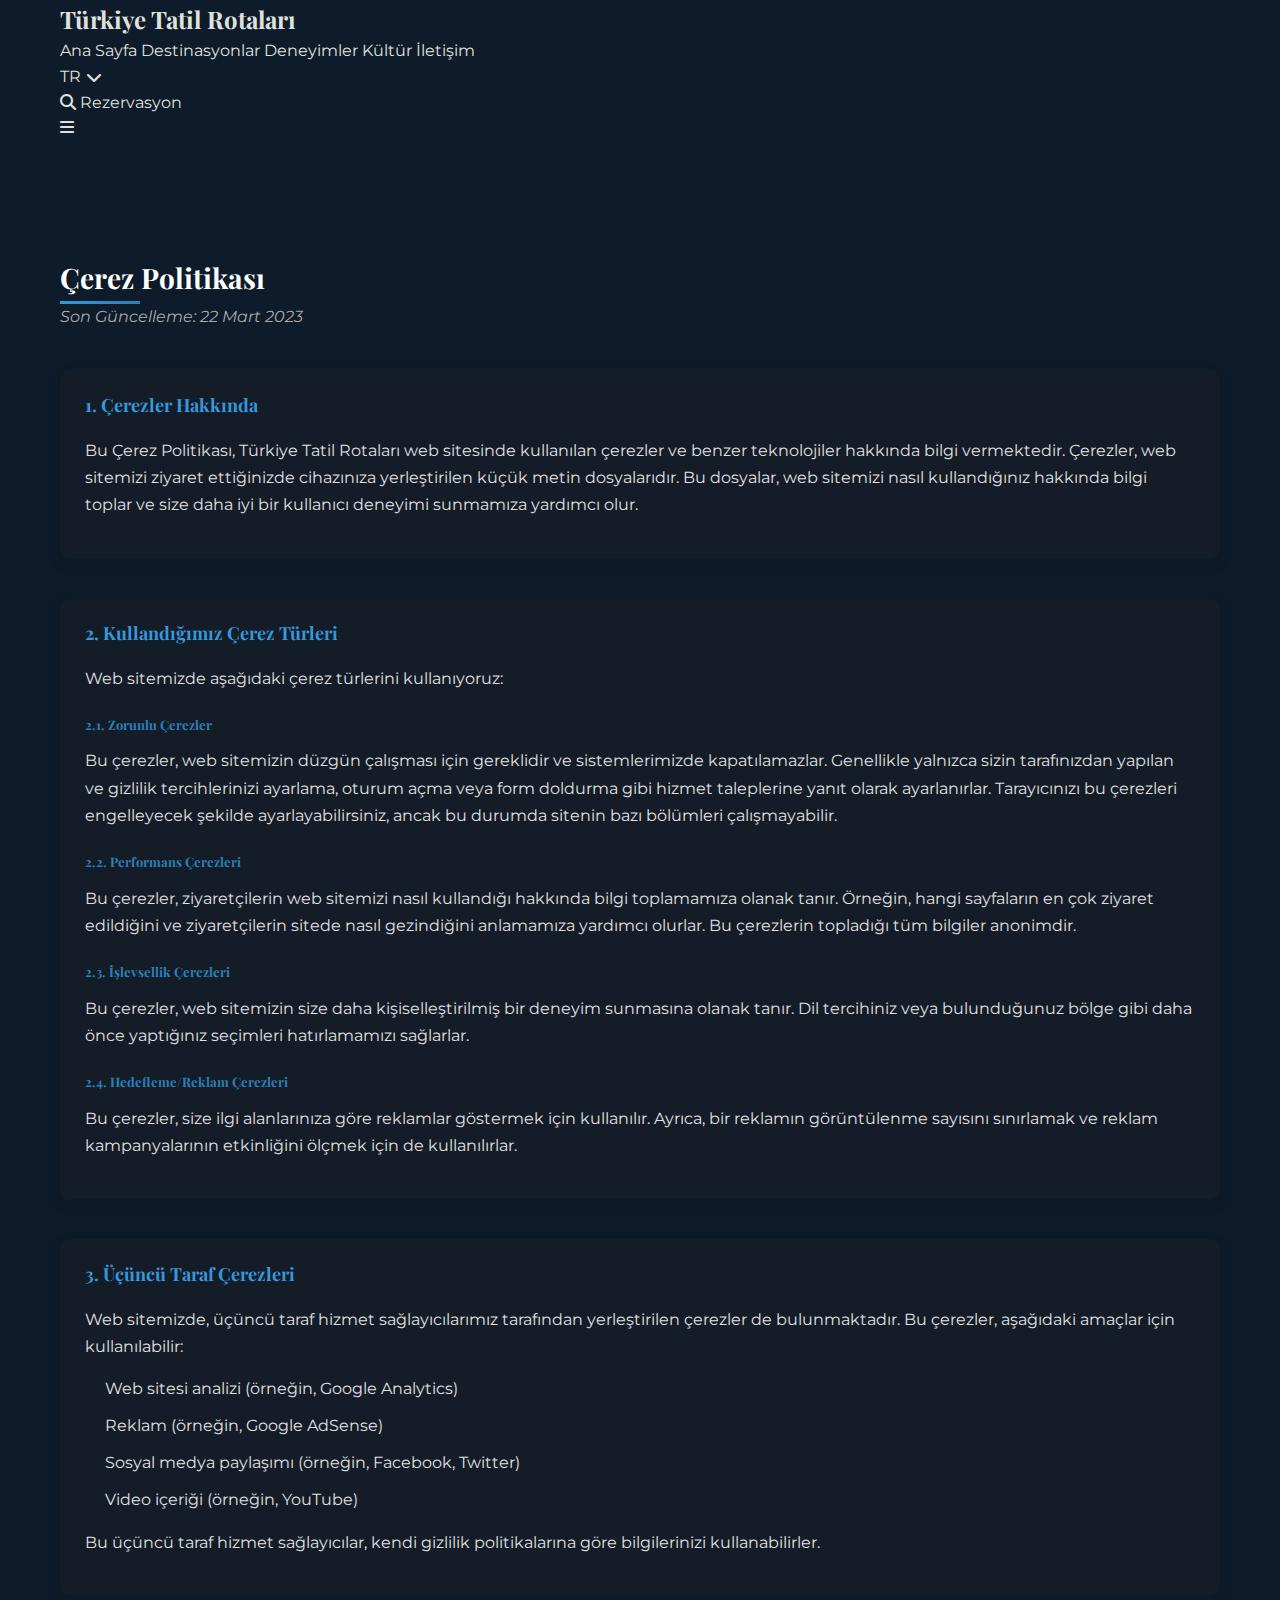
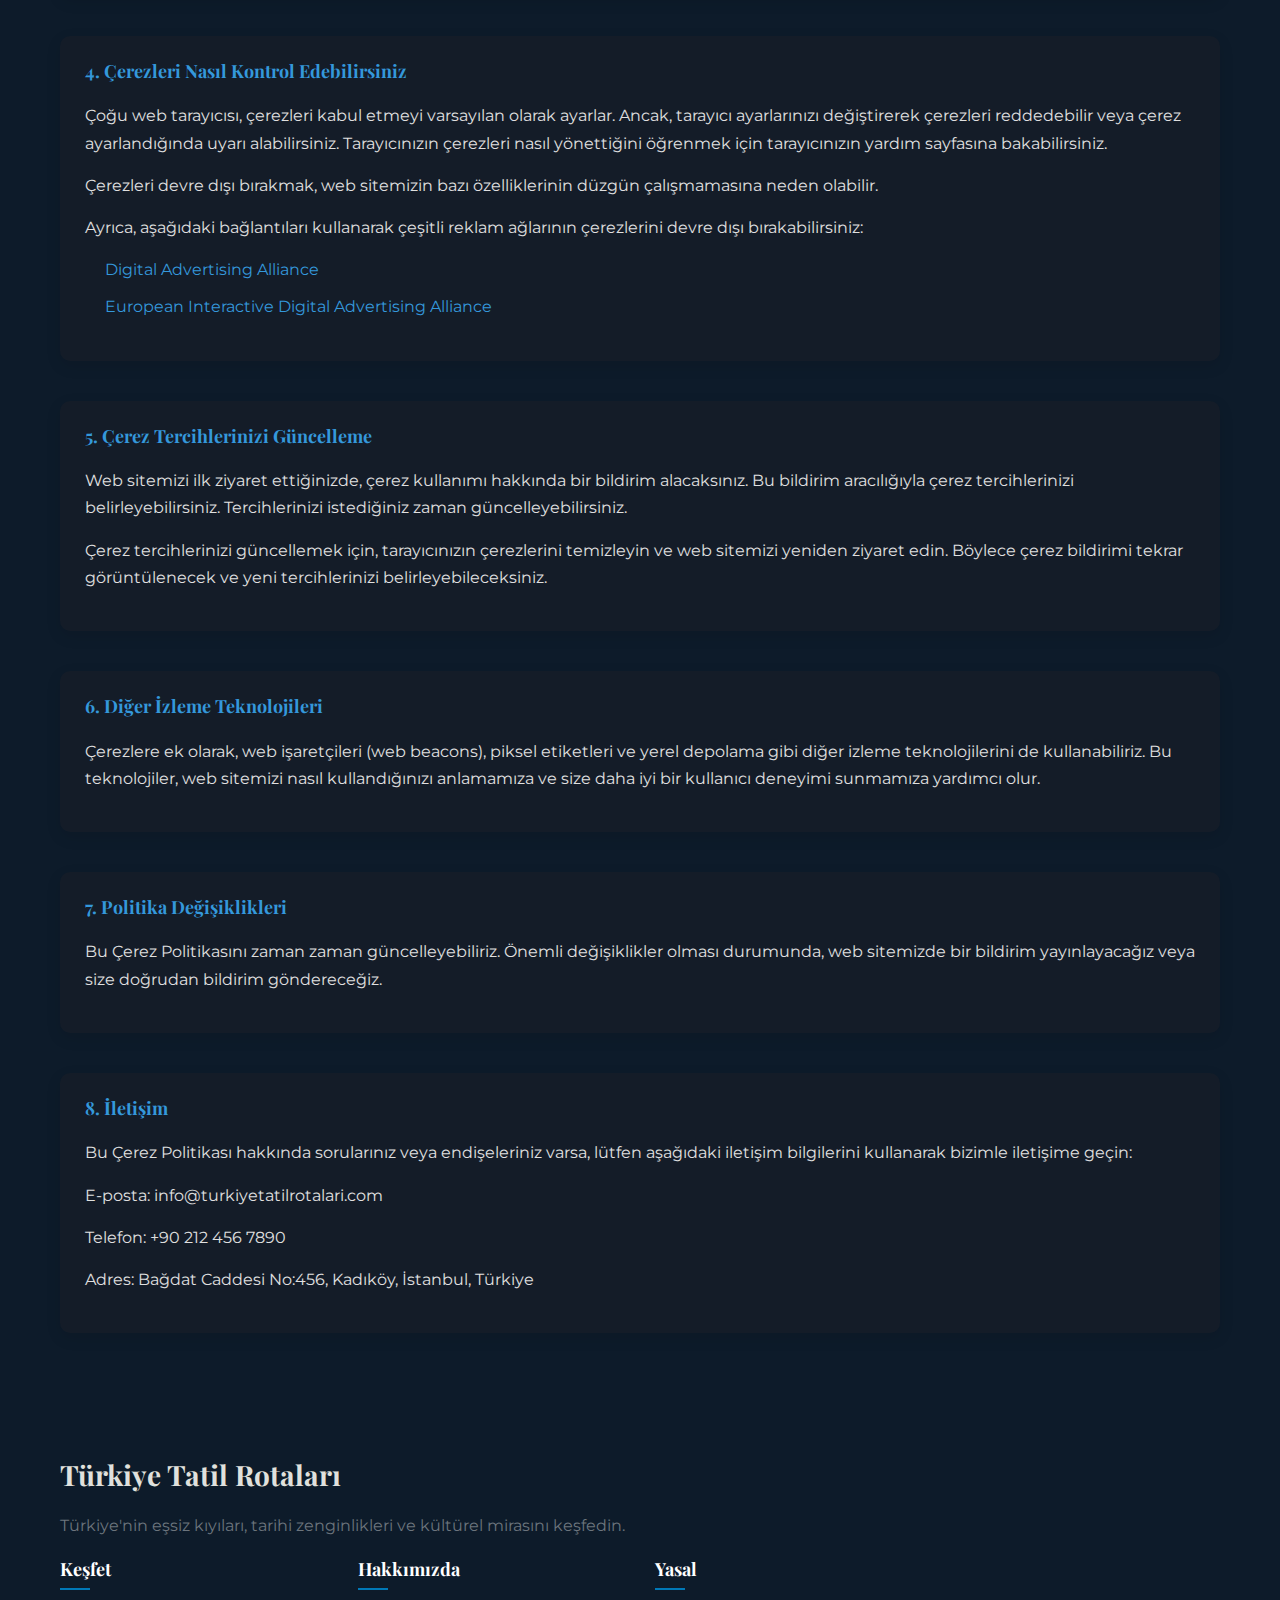
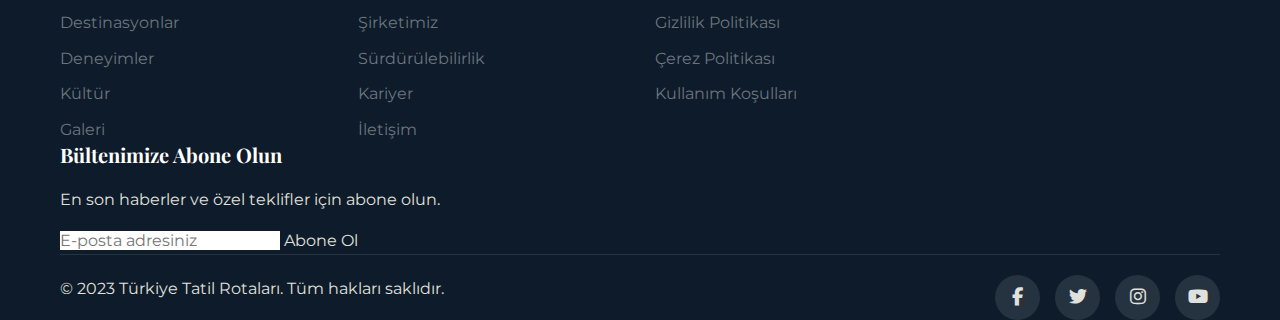
<file: cerez-politikasi.html>
<!DOCTYPE html>
<html lang="tr">
<head>
    <meta charset="UTF-8">
    <meta name="viewport" content="width=device-width, initial-scale=1.0">
    <title>Çerez Politikası | Türkiye Tatil Rotaları</title>
    <meta name="description" content="Türkiye Tatil Rotaları çerez politikası. Web sitemizde kullanılan çerezler ve bunların nasıl yönetileceği hakkında bilgi edinin.">
    <link rel="stylesheet" href="css/style.css">
    <link rel="stylesheet" href="css/policy.css">
    <link rel="stylesheet" href="https://cdnjs.cloudflare.com/ajax/libs/font-awesome/6.4.0/css/all.min.css">
    <link rel="preconnect" href="https://fonts.googleapis.com">
    <link rel="preconnect" href="https://fonts.gstatic.com" crossorigin>
    <link href="https://fonts.googleapis.com/css2?family=Montserrat:wght@300;400;500;600;700&family=Playfair+Display:wght@400;500;600;700&display=swap" rel="stylesheet">
</head>
<body>
    <header>
        <div class="container">
            <nav>
                <div class="logo">
                    <a href="index.html">
                        <span>Türkiye</span> Tatil Rotaları
                    </a>
                </div>
                <div class="nav-links">
                    <a href="index.html">Ana Sayfa</a>
                    <a href="#destinations">Destinasyonlar</a>
                    <a href="#experiences">Deneyimler</a>
                    <a href="#culture">Kültür</a>
                    <a href="#contact">İletişim</a>
                </div>
                <div class="nav-right">
                    <a href="#" class="language-selector">TR <i class="fas fa-chevron-down"></i></a>
                    <a href="#" class="search-btn"><i class="fas fa-search"></i></a>
                    <a href="#" class="cta-button">Rezervasyon</a>
                </div>
                <div class="mobile-menu-btn">
                    <i class="fas fa-bars"></i>
                </div>
            </nav>
        </div>
    </header>

    <main class="policy-container">
        <div class="container">
            <h1>Çerez Politikası</h1>
            <p class="last-updated">Son Güncelleme: 22 Mart 2023</p>

            <section class="policy-section">
                <h2>1. Çerezler Hakkında</h2>
                <p>Bu Çerez Politikası, Türkiye Tatil Rotaları web sitesinde kullanılan çerezler ve benzer teknolojiler hakkında bilgi vermektedir. Çerezler, web sitemizi ziyaret ettiğinizde cihazınıza yerleştirilen küçük metin dosyalarıdır. Bu dosyalar, web sitemizi nasıl kullandığınız hakkında bilgi toplar ve size daha iyi bir kullanıcı deneyimi sunmamıza yardımcı olur.</p>
            </section>

            <section class="policy-section">
                <h2>2. Kullandığımız Çerez Türleri</h2>
                <p>Web sitemizde aşağıdaki çerez türlerini kullanıyoruz:</p>
                
                <h3>2.1. Zorunlu Çerezler</h3>
                <p>Bu çerezler, web sitemizin düzgün çalışması için gereklidir ve sistemlerimizde kapatılamazlar. Genellikle yalnızca sizin tarafınızdan yapılan ve gizlilik tercihlerinizi ayarlama, oturum açma veya form doldurma gibi hizmet taleplerine yanıt olarak ayarlanırlar. Tarayıcınızı bu çerezleri engelleyecek şekilde ayarlayabilirsiniz, ancak bu durumda sitenin bazı bölümleri çalışmayabilir.</p>
                
                <h3>2.2. Performans Çerezleri</h3>
                <p>Bu çerezler, ziyaretçilerin web sitemizi nasıl kullandığı hakkında bilgi toplamamıza olanak tanır. Örneğin, hangi sayfaların en çok ziyaret edildiğini ve ziyaretçilerin sitede nasıl gezindiğini anlamamıza yardımcı olurlar. Bu çerezlerin topladığı tüm bilgiler anonimdir.</p>
                
                <h3>2.3. İşlevsellik Çerezleri</h3>
                <p>Bu çerezler, web sitemizin size daha kişiselleştirilmiş bir deneyim sunmasına olanak tanır. Dil tercihiniz veya bulunduğunuz bölge gibi daha önce yaptığınız seçimleri hatırlamamızı sağlarlar.</p>
                
                <h3>2.4. Hedefleme/Reklam Çerezleri</h3>
                <p>Bu çerezler, size ilgi alanlarınıza göre reklamlar göstermek için kullanılır. Ayrıca, bir reklamın görüntülenme sayısını sınırlamak ve reklam kampanyalarının etkinliğini ölçmek için de kullanılırlar.</p>
            </section>

            <section class="policy-section">
                <h2>3. Üçüncü Taraf Çerezleri</h2>
                <p>Web sitemizde, üçüncü taraf hizmet sağlayıcılarımız tarafından yerleştirilen çerezler de bulunmaktadır. Bu çerezler, aşağıdaki amaçlar için kullanılabilir:</p>
                <ul>
                    <li>Web sitesi analizi (örneğin, Google Analytics)</li>
                    <li>Reklam (örneğin, Google AdSense)</li>
                    <li>Sosyal medya paylaşımı (örneğin, Facebook, Twitter)</li>
                    <li>Video içeriği (örneğin, YouTube)</li>
                </ul>
                <p>Bu üçüncü taraf hizmet sağlayıcılar, kendi gizlilik politikalarına göre bilgilerinizi kullanabilirler.</p>
            </section>

            <section class="policy-section">
                <h2>4. Çerezleri Nasıl Kontrol Edebilirsiniz</h2>
                <p>Çoğu web tarayıcısı, çerezleri kabul etmeyi varsayılan olarak ayarlar. Ancak, tarayıcı ayarlarınızı değiştirerek çerezleri reddedebilir veya çerez ayarlandığında uyarı alabilirsiniz. Tarayıcınızın çerezleri nasıl yönettiğini öğrenmek için tarayıcınızın yardım sayfasına bakabilirsiniz.</p>
                
                <p>Çerezleri devre dışı bırakmak, web sitemizin bazı özelliklerinin düzgün çalışmamasına neden olabilir.</p>
                
                <p>Ayrıca, aşağıdaki bağlantıları kullanarak çeşitli reklam ağlarının çerezlerini devre dışı bırakabilirsiniz:</p>
                <ul>
                    <li><a href="http://www.aboutads.info/choices/" target="_blank">Digital Advertising Alliance</a></li>
                    <li><a href="http://www.youronlinechoices.com/" target="_blank">European Interactive Digital Advertising Alliance</a></li>
                </ul>
            </section>

            <section class="policy-section">
                <h2>5. Çerez Tercihlerinizi Güncelleme</h2>
                <p>Web sitemizi ilk ziyaret ettiğinizde, çerez kullanımı hakkında bir bildirim alacaksınız. Bu bildirim aracılığıyla çerez tercihlerinizi belirleyebilirsiniz. Tercihlerinizi istediğiniz zaman güncelleyebilirsiniz.</p>
                
                <p>Çerez tercihlerinizi güncellemek için, tarayıcınızın çerezlerini temizleyin ve web sitemizi yeniden ziyaret edin. Böylece çerez bildirimi tekrar görüntülenecek ve yeni tercihlerinizi belirleyebileceksiniz.</p>
            </section>

            <section class="policy-section">
                <h2>6. Diğer İzleme Teknolojileri</h2>
                <p>Çerezlere ek olarak, web işaretçileri (web beacons), piksel etiketleri ve yerel depolama gibi diğer izleme teknolojilerini de kullanabiliriz. Bu teknolojiler, web sitemizi nasıl kullandığınızı anlamamıza ve size daha iyi bir kullanıcı deneyimi sunmamıza yardımcı olur.</p>
            </section>

            <section class="policy-section">
                <h2>7. Politika Değişiklikleri</h2>
                <p>Bu Çerez Politikasını zaman zaman güncelleyebiliriz. Önemli değişiklikler olması durumunda, web sitemizde bir bildirim yayınlayacağız veya size doğrudan bildirim göndereceğiz.</p>
            </section>

            <section class="policy-section">
                <h2>8. İletişim</h2>
                <p>Bu Çerez Politikası hakkında sorularınız veya endişeleriniz varsa, lütfen aşağıdaki iletişim bilgilerini kullanarak bizimle iletişime geçin:</p>
                <p>E-posta: info@turkiyetatilrotalari.com</p>
                <p>Telefon: +90 212 456 7890</p>
                <p>Adres: Bağdat Caddesi No:456, Kadıköy, İstanbul, Türkiye</p>
            </section>
        </div>
    </main>

    <footer>
        <div class="container">
            <div class="footer-top">
                <div class="footer-logo">
                    <a href="index.html">
                        <span>Türkiye</span> Tatil Rotaları
                    </a>
                    <p>Türkiye'nin eşsiz kıyıları, tarihi zenginlikleri ve kültürel mirasını keşfedin.</p>
                </div>
                <div class="footer-links">
                    <div class="footer-column">
                        <h4>Keşfet</h4>
                        <ul>
                            <li><a href="#destinations">Destinasyonlar</a></li>
                            <li><a href="#experiences">Deneyimler</a></li>
                            <li><a href="#culture">Kültür</a></li>
                            <li><a href="#gallery">Galeri</a></li>
                        </ul>
                    </div>
                    <div class="footer-column">
                        <h4>Hakkımızda</h4>
                        <ul>
                            <li><a href="#about">Şirketimiz</a></li>
                            <li><a href="#sustainability">Sürdürülebilirlik</a></li>
                            <li><a href="#careers">Kariyer</a></li>
                            <li><a href="#contact">İletişim</a></li>
                        </ul>
                    </div>
                    <div class="footer-column">
                        <h4>Yasal</h4>
                        <ul>
                            <li><a href="gizlilik-politikasi.html">Gizlilik Politikası</a></li>
                            <li><a href="cerez-politikasi.html" class="active">Çerez Politikası</a></li>
                            <li><a href="#">Kullanım Koşulları</a></li>
                        </ul>
                    </div>
                </div>
                <div class="footer-newsletter">
                    <h4>Bültenimize Abone Olun</h4>
                    <p>En son haberler ve özel teklifler için abone olun.</p>
                    <form>
                        <input type="email" placeholder="E-posta adresiniz">
                        <button type="submit">Abone Ol</button>
                    </form>
                </div>
            </div>
            <div class="footer-bottom">
                <p>&copy; 2023 Türkiye Tatil Rotaları. Tüm hakları saklıdır.</p>
                <div class="social-links">
                    <a href="#"><i class="fab fa-facebook-f"></i></a>
                    <a href="#"><i class="fab fa-twitter"></i></a>
                    <a href="#"><i class="fab fa-instagram"></i></a>
                    <a href="#"><i class="fab fa-youtube"></i></a>
                </div>
            </div>
        </div>
    </footer>

    <div id="cookie-consent" class="cookie-consent">
        <div class="cookie-content">
            <p>Bu web sitesi, size en iyi deneyimi sunmak için çerezleri kullanmaktadır. <a href="cerez-politikasi.html">Çerez Politikamız</a> hakkında daha fazla bilgi edinin.</p>
            <div class="cookie-buttons">
                <button id="accept-cookies" class="accept-btn">Kabul Et</button>
                <button id="reject-cookies" class="reject-btn">Reddet</button>
            </div>
        </div>
    </div>

    <script src="js/main.js"></script>
</body>
</html>
</file>
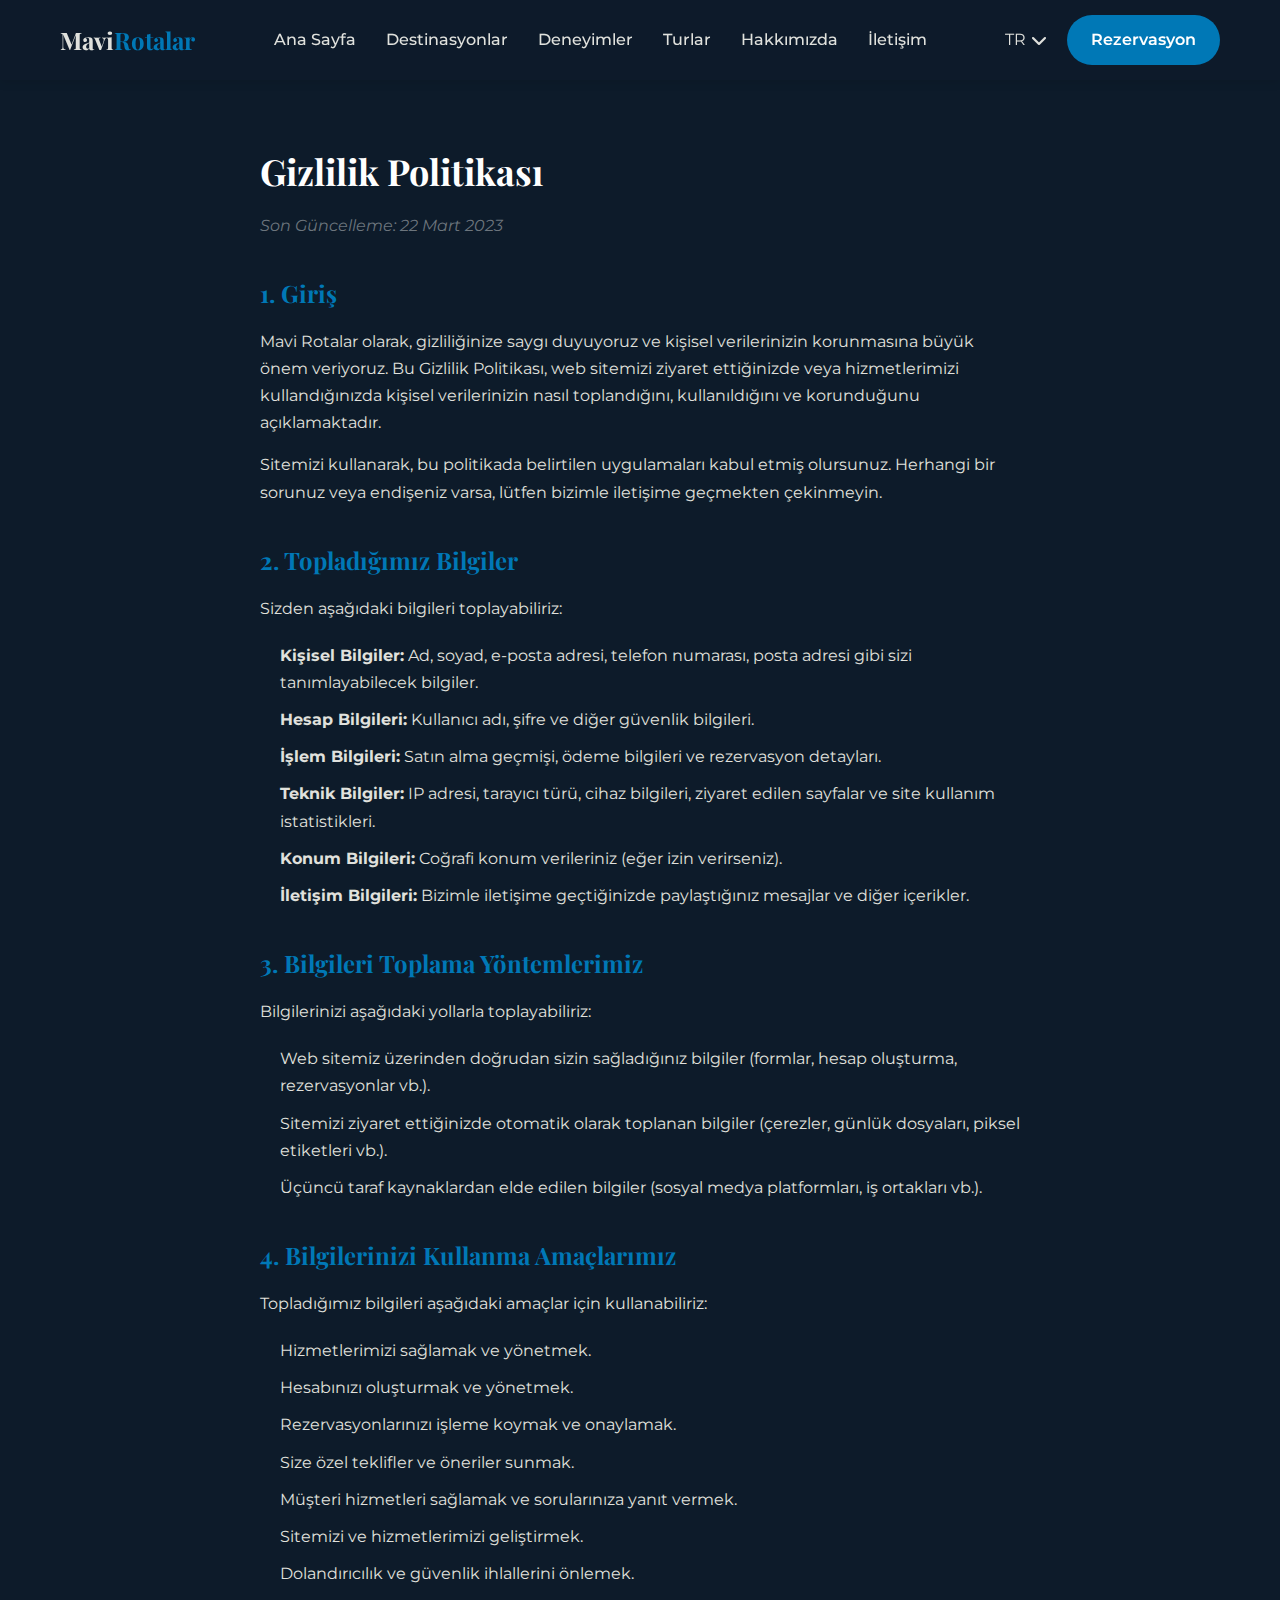
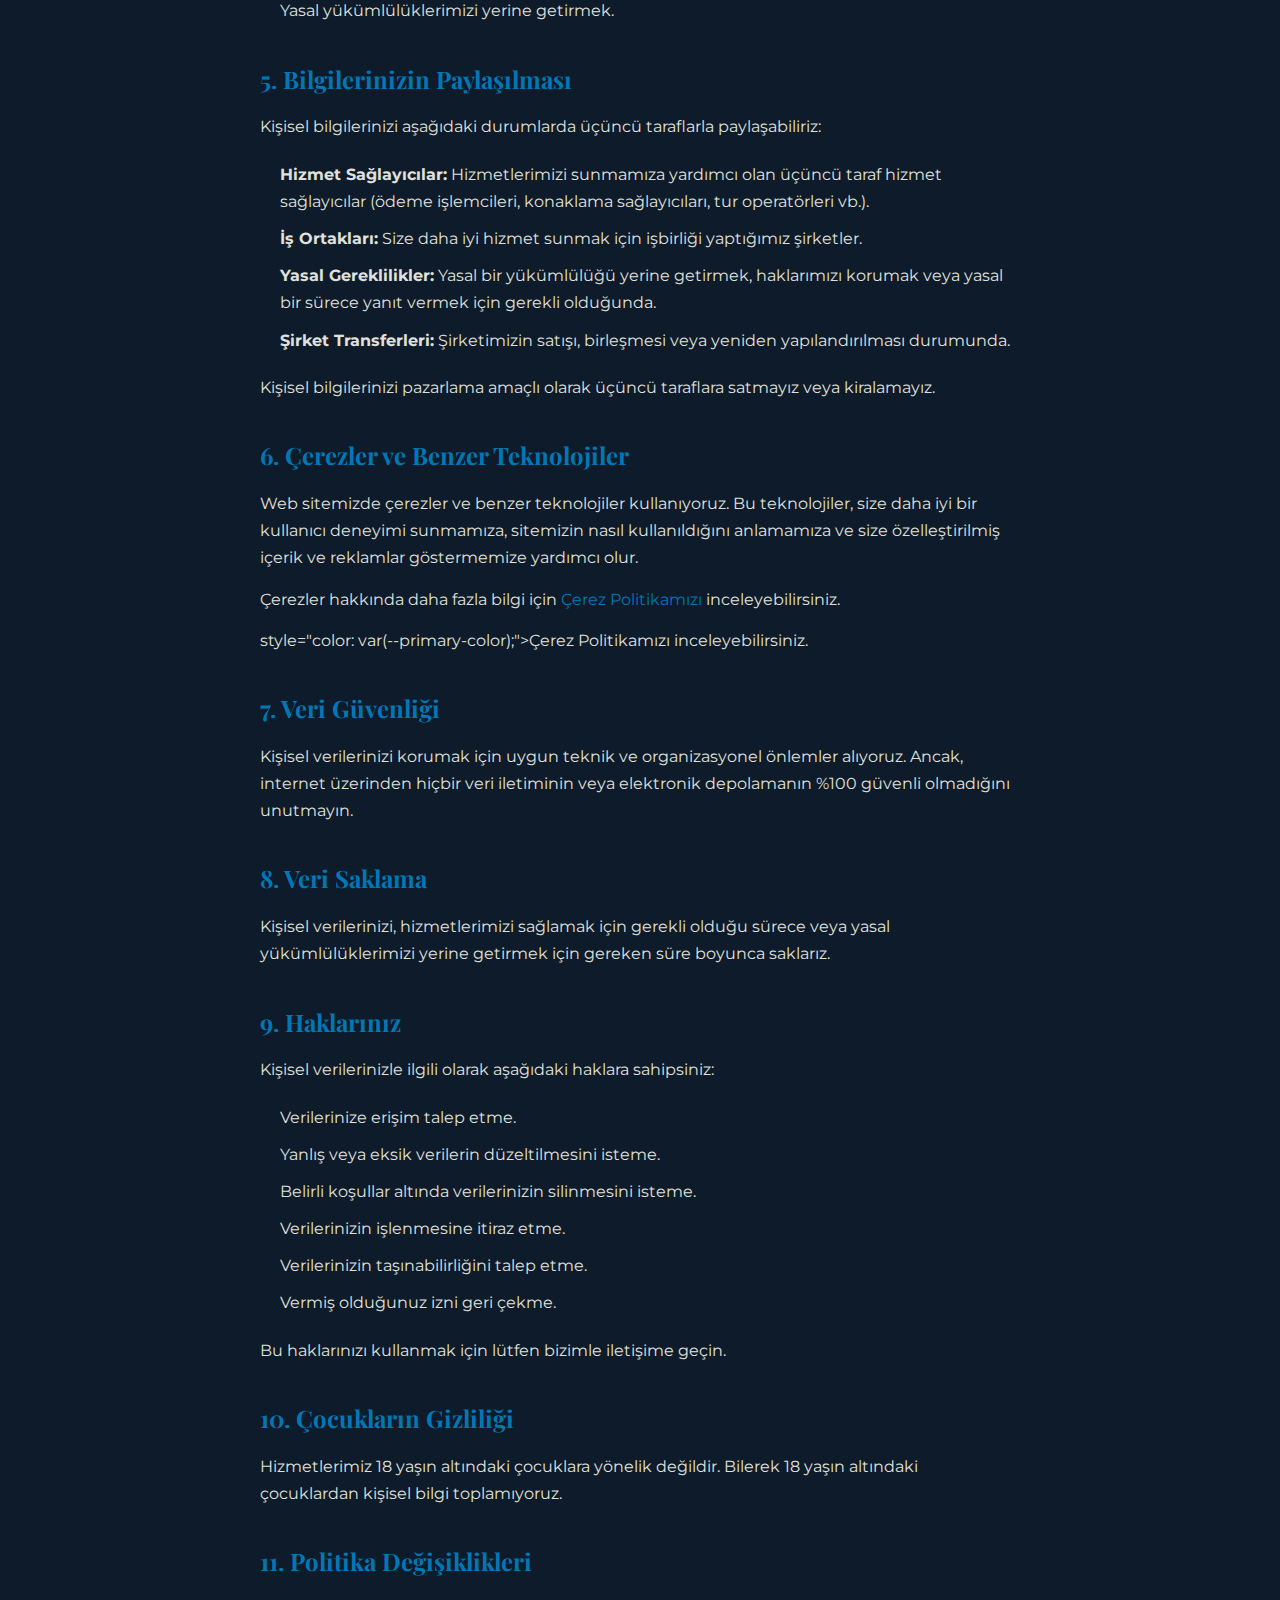
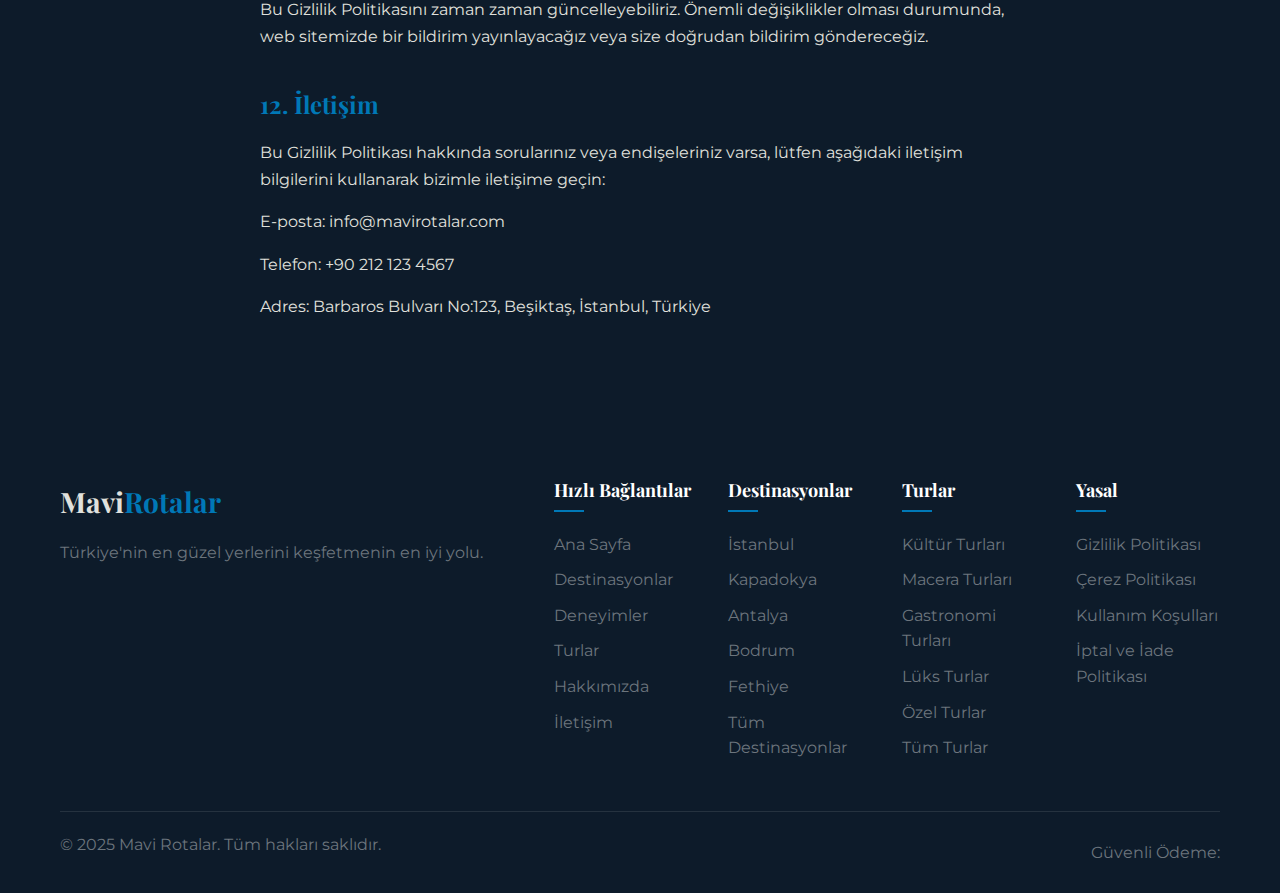
<file: gizlilik-politikasi.html>
<!DOCTYPE html>
<html lang="tr">
<head>
    <meta charset="UTF-8">
    <meta name="viewport" content="width=device-width, initial-scale=1.0">
    <title>Gizlilik Politikası | Mavi Rotalar</title>
    <meta name="description" content="Mavi Rotalar gizlilik politikası. Kişisel verilerinizin nasıl toplandığı, kullanıldığı ve korunduğu hakkında bilgi edinin.">
    <link rel="stylesheet" href="css/style.css">
    <link rel="stylesheet" href="https://cdnjs.cloudflare.com/ajax/libs/font-awesome/6.4.0/css/all.min.css">
    <link rel="preconnect" href="https://fonts.googleapis.com">
    <link rel="preconnect" href="https://fonts.gstatic.com" crossorigin>
    <link href="https://fonts.googleapis.com/css2?family=Montserrat:wght@300;400;500;600;700&family=Playfair+Display:wght@400;500;600;700&display=swap" rel="stylesheet">
    <style>
        .policy-container {
            max-width: 800px;
            margin: 150px auto 80px;
            padding: 0 20px;
        }
        
        .policy-container h1 {
            font-size: 3.6rem;
            margin-bottom: 20px;
        }
        
        .policy-date {
            color: var(--gray-color);
            margin-bottom: 40px;
            font-style: italic;
        }
        
        .policy-section {
            margin-bottom: 40px;
        }
        
        .policy-section h2 {
            font-size: 2.4rem;
            color: var(--primary-color);
            margin-bottom: 20px;
        }
        
        .policy-section h3 {
            font-size: 2rem;
            margin: 30px 0 15px;
        }
        
        .policy-section p, .policy-section li {
            margin-bottom: 15px;
            line-height: 1.7;
        }
        
        .policy-section ul, .policy-section ol {
            margin: 20px 0;
            padding-left: 20px;
        }
        
        .policy-section li {
            margin-bottom: 10px;
        }
    </style>
</head>
<body>
    <!-- Header -->
    <header class="site-header scrolled">
        <div class="container">
            <div class="header-inner">
                <div class="logo">
                    <a href="index.html">
                        <span class="logo-text">Mavi<span>Rotalar</span></span>
                    </a>
                </div>
                <nav class="main-nav">
                    <ul class="nav-menu">
                        <li class="nav-item"><a href="index.html#anasayfa" class="nav-link">Ana Sayfa</a></li>
                        <li class="nav-item"><a href="index.html#destinasyonlar" class="nav-link">Destinasyonlar</a></li>
                        <li class="nav-item"><a href="index.html#deneyimler" class="nav-link">Deneyimler</a></li>
                        <li class="nav-item"><a href="index.html#turlar" class="nav-link">Turlar</a></li>
                        <li class="nav-item"><a href="index.html#hakkimizda" class="nav-link">Hakkımızda</a></li>
                        <li class="nav-item"><a href="index.html#iletisim" class="nav-link">İletişim</a></li>
                    </ul>
                </nav>
                <div class="header-right">
                    <div class="language-selector">
                        <span>TR</span>
                        <i class="fas fa-chevron-down"></i>
                        <div class="language-dropdown">
                            <a href="#">EN</a>
                            <a href="#">DE</a>
                            <a href="#">RU</a>
                        </div>
                    </div>
                    <a href="index.html#iletisim" class="btn btn-primary">Rezervasyon</a>
                    <button class="menu-toggle">
                        <span></span>
                        <span></span>
                        <span></span>
                    </button>
                </div>
            </div>
        </div>
    </header>

    <!-- Mobile Menu -->
    <div class="mobile-menu">
        <div class="mobile-menu-header">
            <div class="logo">
                <a href="index.html">
                    <span class="logo-text">Mavi<span>Rotalar</span></span>
                </a>
            </div>
            <button class="mobile-menu-close">
                <i class="fas fa-times"></i>
            </button>
        </div>
        <nav class="mobile-nav">
            <ul class="mobile-nav-menu">
                <li class="mobile-nav-item"><a href="index.html#anasayfa" class="mobile-nav-link">Ana Sayfa</a></li>
                <li class="mobile-nav-item"><a href="index.html#destinasyonlar" class="mobile-nav-link">Destinasyonlar</a></li>
                <li class="mobile-nav-item"><a href="index.html#deneyimler" class="mobile-nav-link">Deneyimler</a></li>
                <li class="mobile-nav-item"><a href="index.html#turlar" class="mobile-nav-link">Turlar</a></li>
                <li class="mobile-nav-item"><a href="index.html#hakkimizda" class="mobile-nav-link">Hakkımızda</a></li>
                <li class="mobile-nav-item"><a href="index.html#iletisim" class="mobile-nav-link">İletişim</a></li>
            </ul>
        </nav>
        <div class="mobile-menu-footer">
            <div class="mobile-menu-language">
                <a href="#" class="active">TR</a>
                <a href="#">EN</a>
                <a href="#">DE</a>
                <a href="#">RU</a>
            </div>
            <div class="mobile-menu-social">
                <a href="#"><i class="fab fa-facebook-f"></i></a>
                <a href="#"><i class="fab fa-instagram"></i></a>
                <a href="#"><i class="fab fa-twitter"></i></a>
                <a href="#"><i class="fab fa-youtube"></i></a>
            </div>
        </div>
    </div>

    <!-- Policy Content -->
    <div class="policy-container">
        <h1>Gizlilik Politikası</h1>
        <p class="policy-date">Son Güncelleme: 22 Mart 2023</p>

        <div class="policy-section">
            <h2>1. Giriş</h2>
            <p>Mavi Rotalar olarak, gizliliğinize saygı duyuyoruz ve kişisel verilerinizin korunmasına büyük önem veriyoruz. Bu Gizlilik Politikası, web sitemizi ziyaret ettiğinizde veya hizmetlerimizi kullandığınızda kişisel verilerinizin nasıl toplandığını, kullanıldığını ve korunduğunu açıklamaktadır.</p>
            <p>Sitemizi kullanarak, bu politikada belirtilen uygulamaları kabul etmiş olursunuz. Herhangi bir sorunuz veya endişeniz varsa, lütfen bizimle iletişime geçmekten çekinmeyin.</p>
        </div>

        <div class="policy-section">
            <h2>2. Topladığımız Bilgiler</h2>
            <p>Sizden aşağıdaki bilgileri toplayabiliriz:</p>
            <ul>
                <li><strong>Kişisel Bilgiler:</strong> Ad, soyad, e-posta adresi, telefon numarası, posta adresi gibi sizi tanımlayabilecek bilgiler.</li>
                <li><strong>Hesap Bilgileri:</strong> Kullanıcı adı, şifre ve diğer güvenlik bilgileri.</li>
                <li><strong>İşlem Bilgileri:</strong> Satın alma geçmişi, ödeme bilgileri ve rezervasyon detayları.</li>
                <li><strong>Teknik Bilgiler:</strong> IP adresi, tarayıcı türü, cihaz bilgileri, ziyaret edilen sayfalar ve site kullanım istatistikleri.</li>
                <li><strong>Konum Bilgileri:</strong> Coğrafi konum verileriniz (eğer izin verirseniz).</li>
                <li><strong>İletişim Bilgileri:</strong> Bizimle iletişime geçtiğinizde paylaştığınız mesajlar ve diğer içerikler.</li>
            </ul>
        </div>

        <div class="policy-section">
            <h2>3. Bilgileri Toplama Yöntemlerimiz</h2>
            <p>Bilgilerinizi aşağıdaki yollarla toplayabiliriz:</p>
            <ul>
                <li>Web sitemiz üzerinden doğrudan sizin sağladığınız bilgiler (formlar, hesap oluşturma, rezervasyonlar vb.).</li>
                <li>Sitemizi ziyaret ettiğinizde otomatik olarak toplanan bilgiler (çerezler, günlük dosyaları, piksel etiketleri vb.).</li>
                <li>Üçüncü taraf kaynaklardan elde edilen bilgiler (sosyal medya platformları, iş ortakları vb.).</li>
            </ul>
        </div>

        <div class="policy-section">
            <h2>4. Bilgilerinizi Kullanma Amaçlarımız</h2>
            <p>Topladığımız bilgileri aşağıdaki amaçlar için kullanabiliriz:</p>
            <ul>
                <li>Hizmetlerimizi sağlamak ve yönetmek.</li>
                <li>Hesabınızı oluşturmak ve yönetmek.</li>
                <li>Rezervasyonlarınızı işleme koymak ve onaylamak.</li>
                <li>Size özel teklifler ve öneriler sunmak.</li>
                <li>Müşteri hizmetleri sağlamak ve sorularınıza yanıt vermek.</li>
                <li>Sitemizi ve hizmetlerimizi geliştirmek.</li>
                <li>Dolandırıcılık ve güvenlik ihlallerini önlemek.</li>
                <li>Yasal yükümlülüklerimizi yerine getirmek.</li>
            </ul>
        </div>

        <div class="policy-section">
            <h2>5. Bilgilerinizin Paylaşılması</h2>
            <p>Kişisel bilgilerinizi aşağıdaki durumlarda üçüncü taraflarla paylaşabiliriz:</p>
            <ul>
                <li><strong>Hizmet Sağlayıcılar:</strong> Hizmetlerimizi sunmamıza yardımcı olan üçüncü taraf hizmet sağlayıcılar (ödeme işlemcileri, konaklama sağlayıcıları, tur operatörleri vb.).</li>
                <li><strong>İş Ortakları:</strong> Size daha iyi hizmet sunmak için işbirliği yaptığımız şirketler.</li>
                <li><strong>Yasal Gereklilikler:</strong> Yasal bir yükümlülüğü yerine getirmek, haklarımızı korumak veya yasal bir sürece yanıt vermek için gerekli olduğunda.</li>
                <li><strong>Şirket Transferleri:</strong> Şirketimizin satışı, birleşmesi veya yeniden yapılandırılması durumunda.</li>
            </ul>
            <p>Kişisel bilgilerinizi pazarlama amaçlı olarak üçüncü taraflara satmayız veya kiralamayız.</p>
        </div>

        <div class="policy-section">
            <h2>6. Çerezler ve Benzer Teknolojiler</h2>
            <p>Web sitemizde çerezler ve benzer teknolojiler kullanıyoruz. Bu teknolojiler, size daha iyi bir kullanıcı deneyimi sunmamıza, sitemizin nasıl kullanıldığını anlamamıza ve size özelleştirilmiş içerik ve reklamlar göstermemize yardımcı olur.</p>
            <p>Çerezler hakkında daha fazla bilgi için <a href="cerez-politikasi.html" style="color: var(--primary-color);">Çerez Politikamızı</a> inceleyebilirsiniz.</p>
          style="color: var(--primary-color);">Çerez Politikamızı</a> inceleyebilirsiniz.</p>
        </div>

        <div class="policy-section">
            <h2>7. Veri Güvenliği</h2>
            <p>Kişisel verilerinizi korumak için uygun teknik ve organizasyonel önlemler alıyoruz. Ancak, internet üzerinden hiçbir veri iletiminin veya elektronik depolamanın %100 güvenli olmadığını unutmayın.</p>
        </div>

        <div class="policy-section">
            <h2>8. Veri Saklama</h2>
            <p>Kişisel verilerinizi, hizmetlerimizi sağlamak için gerekli olduğu sürece veya yasal yükümlülüklerimizi yerine getirmek için gereken süre boyunca saklarız.</p>
        </div>

        <div class="policy-section">
            <h2>9. Haklarınız</h2>
            <p>Kişisel verilerinizle ilgili olarak aşağıdaki haklara sahipsiniz:</p>
            <ul>
                <li>Verilerinize erişim talep etme.</li>
                <li>Yanlış veya eksik verilerin düzeltilmesini isteme.</li>
                <li>Belirli koşullar altında verilerinizin silinmesini isteme.</li>
                <li>Verilerinizin işlenmesine itiraz etme.</li>
                <li>Verilerinizin taşınabilirliğini talep etme.</li>
                <li>Vermiş olduğunuz izni geri çekme.</li>
            </ul>
            <p>Bu haklarınızı kullanmak için lütfen bizimle iletişime geçin.</p>
        </div>

        <div class="policy-section">
            <h2>10. Çocukların Gizliliği</h2>
            <p>Hizmetlerimiz 18 yaşın altındaki çocuklara yönelik değildir. Bilerek 18 yaşın altındaki çocuklardan kişisel bilgi toplamıyoruz.</p>
        </div>

        <div class="policy-section">
            <h2>11. Politika Değişiklikleri</h2>
            <p>Bu Gizlilik Politikasını zaman zaman güncelleyebiliriz. Önemli değişiklikler olması durumunda, web sitemizde bir bildirim yayınlayacağız veya size doğrudan bildirim göndereceğiz.</p>
        </div>

        <div class="policy-section">
            <h2>12. İletişim</h2>
            <p>Bu Gizlilik Politikası hakkında sorularınız veya endişeleriniz varsa, lütfen aşağıdaki iletişim bilgilerini kullanarak bizimle iletişime geçin:</p>
            <p>E-posta: info@mavirotalar.com</p>
            <p>Telefon: +90 212 123 4567</p>
            <p>Adres: Barbaros Bulvarı No:123, Beşiktaş, İstanbul, Türkiye</p>
        </div>
    </div>

    <!-- Footer -->
    <footer class="site-footer">
        <div class="container">
            <div class="footer-content">
                <div class="footer-logo">
                    <a href="index.html">
                        <span class="logo-text">Mavi<span>Rotalar</span></span>
                    </a>
                    <p>Türkiye'nin en güzel yerlerini keşfetmenin en iyi yolu.</p>
                </div>
                <div class="footer-links">
                    <div class="footer-column">
                        <h4>Hızlı Bağlantılar</h4>
                        <ul>
                            <li><a href="index.html#anasayfa">Ana Sayfa</a></li>
                            <li><a href="index.html#destinasyonlar">Destinasyonlar</a></li>
                            <li><a href="index.html#deneyimler">Deneyimler</a></li>
                            <li><a href="index.html#turlar">Turlar</a></li>
                            <li><a href="index.html#hakkimizda">Hakkımızda</a></li>
                            <li><a href="index.html#iletisim">İletişim</a></li>
                        </ul>
                    </div>
                    <div class="footer-column">
                        <h4>Destinasyonlar</h4>
                        <ul>
                            <li><a href="#">İstanbul</a></li>
                            <li><a href="#">Kapadokya</a></li>
                            <li><a href="#">Antalya</a></li>
                            <li><a href="#">Bodrum</a></li>
                            <li><a href="#">Fethiye</a></li>
                            <li><a href="#">Tüm Destinasyonlar</a></li>
                        </ul>
                    </div>
                    <div class="footer-column">
                        <h4>Turlar</h4>
                        <ul>
                            <li><a href="#">Kültür Turları</a></li>
                            <li><a href="#">Macera Turları</a></li>
                            <li><a href="#">Gastronomi Turları</a></li>
                            <li><a href="#">Lüks Turlar</a></li>
                            <li><a href="#">Özel Turlar</a></li>
                            <li><a href="#">Tüm Turlar</a></li>
                        </ul>
                    </div>
                    <div class="footer-column">
                        <h4>Yasal</h4>
                        <ul>
                            <li><a href="gizlilik-politikasi.html" class="active">Gizlilik Politikası</a></li>
                            <li><a href="cerez-politikasi.html">Çerez Politikası</a></li>
                            <li><a href="#">Kullanım Koşulları</a></li>
                            <li><a href="#">İptal ve İade Politikası</a></li>
                        </ul>
                    </div>
                </div>
            </div>
            <div class="footer-bottom">
                <div class="footer-copyright">
                    <p>&copy; 2025 Mavi Rotalar. Tüm hakları saklıdır.</p>
                </div>
                <div class="footer-payment">
                    <span>Güvenli Ödeme:</span>
                </div>
            </div>
        </div>
    </footer>

    <!-- Back to Top Button -->
    <a href="#" id="backToTop" class="back-to-top">
        <i class="fas fa-chevron-up"></i>
    </a>

    <!-- Scripts -->
    <script src="js/main.js"></script>
</body>
</html>
</file>
<file: css/style.css>
/* ===== VARIABLES ===== */
:root {
  --primary-color: #0078b6;
  --secondary-color: #00a0e3;
  --accent-color: #00d4ff;
  --dark-color: #0d1b2a;
  --dark-secondary-color: #1b263b;
  --light-color: #e0e1dd;
  --light-secondary-color: #f5f5f5;
  --text-color: #333333;
  --light-text: #ffffff;
  --gray-color: #6c757d;
  --border-color: rgba(255, 255, 255, 0.1);
  --shadow-sm: 0 2px 4px rgba(0, 0, 0, 0.1);
  --shadow-md: 0 4px 8px rgba(0, 0, 0, 0.1);
  --shadow-lg: 0 8px 16px rgba(0, 0, 0, 0.1);
  --border-radius-sm: 4px;
  --border-radius-md: 8px;
  --border-radius-lg: 16px;
  --transition: all 0.3s ease;
  --heading-font: "Playfair Display", serif;
  --body-font: "Montserrat", sans-serif;
}

/* ===== RESET & BASE STYLES ===== */
* {
  margin: 0;
  padding: 0;
  box-sizing: border-box;
}

html {
  font-size: 62.5%;
  scroll-behavior: smooth;
}

body {
  font-family: var(--body-font);
  font-size: 1.6rem;
  line-height: 1.6;
  color: var(--light-color);
  background-color: var(--dark-color);
  overflow-x: hidden;
}

a {
  text-decoration: none;
  color: inherit;
  transition: var(--transition);
}

ul,
ol {
  list-style: none;
}

img {
  max-width: 100%;
  height: auto;
  display: block;
}

button,
input,
select,
textarea {
  font-family: inherit;
  font-size: inherit;
  color: inherit;
  outline: none;
  border: none;
}

button {
  cursor: pointer;
  background: none;
}

.container {
  width: 100%;
  max-width: 1200px;
  margin: 0 auto;
  padding: 0 2rem;
}

section {
  padding: 8rem 0;
  position: relative;
}

/* ===== TYPOGRAPHY ===== */
h1,
h2,
h3,
h4,
h5,
h6 {
  font-family: var(--heading-font);
  font-weight: 700;
  line-height: 1.2;
  margin-bottom: 2rem;
  color: var(--light-text);
}

h1 {
  font-size: 4.8rem;
}

h2 {
  font-size: 3.6rem;
}

h3 {
  font-size: 2.4rem;
}

h4 {
  font-size: 2rem;
}

p {
  margin-bottom: 1.6rem;
}

.section-title {
  position: relative;
  margin-bottom: 1.5rem;
}

.section-title span {
  color: var(--primary-color);
}

.section-subtitle {
  font-size: 1.8rem;
  color: var(--gray-color);
  margin-bottom: 4rem;
}

/* ===== BUTTONS ===== */
.btn {
  display: inline-block;
  padding: 1.2rem 2.4rem;
  border-radius: 5rem;
  font-weight: 600;
  text-align: center;
  transition: var(--transition);
  font-size: 1.6rem;
}

.btn-primary {
  background-color: var(--primary-color);
  color: var(--light-text);
}

.btn-primary:hover {
  background-color: var(--secondary-color);
  transform: translateY(-3px);
}

.btn-outline {
  border: 2px solid var(--light-text);
  color: var(--light-text);
}

.btn-outline:hover {
  background-color: var(--light-text);
  color: var(--dark-color);
  transform: translateY(-3px);
}

.btn-sm {
  padding: 0.8rem 1.6rem;
  font-size: 1.4rem;
}

/* ===== PRELOADER ===== */
.preloader {
  position: fixed;
  top: 0;
  left: 0;
  width: 100%;
  height: 100%;
  background-color: var(--dark-color);
  display: flex;
  justify-content: center;
  align-items: center;
  z-index: 9999;
  transition: opacity 0.5s ease, visibility 0.5s ease;
}

.preloader.hidden {
  opacity: 0;
  visibility: hidden;
}

.loader {
  width: 5rem;
  height: 5rem;
  border: 3px solid rgba(255, 255, 255, 0.1);
  border-radius: 50%;
  border-top-color: var(--primary-color);
  animation: spin 1s ease-in-out infinite;
}

@keyframes spin {
  to {
    transform: rotate(360deg);
  }
}

/* ===== HEADER ===== */
.site-header {
  position: fixed;
  top: 0;
  left: 0;
  width: 100%;
  z-index: 100;
  padding: 2rem 0;
  transition: var(--transition);
}

.site-header.scrolled {
  background-color: rgba(13, 27, 42, 0.9);
  backdrop-filter: blur(10px);
  padding: 1.5rem 0;
  box-shadow: 0 2px 10px rgba(0, 0, 0, 0.1);
}

.header-inner {
  display: flex;
  justify-content: space-between;
  align-items: center;
}

.logo {
  font-family: var(--heading-font);
  font-size: 2.4rem;
  font-weight: 700;
}

.logo-text span {
  color: var(--primary-color);
}

.nav-menu {
  display: flex;
  gap: 3rem;
}

.nav-link {
  font-size: 1.6rem;
  font-weight: 500;
  position: relative;
}

.nav-link::after {
  content: "";
  position: absolute;
  bottom: -5px;
  left: 0;
  width: 0;
  height: 2px;
  background-color: var(--primary-color);
  transition: var(--transition);
}

.nav-link:hover::after,
.nav-link.active::after {
  width: 100%;
}

.header-right {
  display: flex;
  align-items: center;
  gap: 2rem;
}

.language-selector {
  position: relative;
  cursor: pointer;
  display: flex;
  align-items: center;
  gap: 0.5rem;
}

.language-dropdown {
  position: absolute;
  top: 100%;
  right: 0;
  background-color: var(--dark-secondary-color);
  border-radius: var(--border-radius-sm);
  padding: 1rem;
  min-width: 10rem;
  box-shadow: var(--shadow-md);
  opacity: 0;
  visibility: hidden;
  transform: translateY(10px);
  transition: var(--transition);
  z-index: 10;
}

.language-selector:hover .language-dropdown {
  opacity: 1;
  visibility: visible;
  transform: translateY(0);
}

.language-dropdown a {
  display: block;
  padding: 0.5rem 1rem;
  border-radius: var(--border-radius-sm);
}

.language-dropdown a:hover {
  background-color: rgba(255, 255, 255, 0.1);
}

.menu-toggle {
  display: none;
  flex-direction: column;
  justify-content: space-between;
  width: 3rem;
  height: 2rem;
}

.menu-toggle span {
  width: 100%;
  height: 2px;
  background-color: var(--light-text);
  transition: var(--transition);
}

/* ===== MOBILE MENU ===== */
.mobile-menu {
  position: fixed;
  top: 0;
  right: -100%;
  width: 80%;
  max-width: 40rem;
  height: 100vh;
  background-color: var(--dark-secondary-color);
  z-index: 200;
  padding: 2rem;
  transition: right 0.4s ease;
  display: flex;
  flex-direction: column;
}

.mobile-menu.show {
  right: 0;
}

.mobile-menu-header {
  display: flex;
  justify-content: space-between;
  align-items: center;
  margin-bottom: 3rem;
}

.mobile-menu-close {
  font-size: 2.4rem;
  color: var(--light-text);
}

.mobile-nav {
  flex: 1;
}

.mobile-nav-menu {
  display: flex;
  flex-direction: column;
  gap: 2rem;
}

.mobile-nav-link {
  font-size: 1.8rem;
  font-weight: 500;
  display: block;
  padding: 1rem 0;
  border-bottom: 1px solid var(--border-color);
}

.mobile-menu-footer {
  margin-top: auto;
  padding-top: 2rem;
  border-top: 1px solid var(--border-color);
}

.mobile-menu-language {
  display: flex;
  gap: 1.5rem;
  margin-bottom: 2rem;
}

.mobile-menu-language a {
  padding: 0.5rem 1rem;
  border-radius: var(--border-radius-sm);
}

.mobile-menu-language a.active {
  background-color: var(--primary-color);
}

.mobile-menu-social {
  display: flex;
  gap: 1.5rem;
}

.mobile-menu-social a {
  width: 4rem;
  height: 4rem;
  border-radius: 50%;
  background-color: rgba(255, 255, 255, 0.1);
  display: flex;
  justify-content: center;
  align-items: center;
  font-size: 1.6rem;
}

.mobile-menu-social a:hover {
  background-color: var(--primary-color);
}

/* ===== HERO SECTION ===== */
.hero-section {
  height: 100vh;
  min-height: 60rem;
  position: relative;
  overflow: hidden;
  padding: 0;
}

.hero-slider {
  width: 100%;
  height: 100%;
  position: relative;
}

.hero-slide {
  position: absolute;
  top: 0;
  left: 0;
  width: 100%;
  height: 100%;
  opacity: 0;
  visibility: hidden;
  transition: opacity 1s ease, visibility 1s ease;
}

.hero-slide.active {
  opacity: 1;
  visibility: visible;
}

.hero-image {
  width: 100%;
  height: 100%;
  background-size: cover;
  background-position: center;
  position: relative;
  display: flex;
  align-items: center;
}

.hero-image::before {
  content: "";
  position: absolute;
  top: 0;
  left: 0;
  width: 100%;
  height: 100%;
  background: linear-gradient(to right, rgba(13, 27, 42, 0.8), rgba(13, 27, 42, 0.4));
}

.hero-content {
  position: relative;
  z-index: 1;
  max-width: 70rem;
}

.hero-subtitle {
  font-size: 2rem;
  font-weight: 500;
  margin-bottom: 1rem;
  color: var(--primary-color);
  text-transform: uppercase;
  letter-spacing: 2px;
}

.hero-title {
  font-size: 6rem;
  margin-bottom: 2rem;
}

.hero-title span {
  color: var(--primary-color);
}

.hero-description {
  font-size: 2rem;
  margin-bottom: 3rem;
  max-width: 60rem;
}

.hero-buttons {
  display: flex;
  gap: 2rem;
}

.hero-controls {
  position: absolute;
  bottom: 5rem;
  left: 0;
  width: 100%;
  display: flex;
  justify-content: space-between;
  align-items: center;
  padding: 0 5rem;
  z-index: 10;
}

.hero-dots {
  display: flex;
  gap: 1rem;
}

.hero-dot {
  width: 1.2rem;
  height: 1.2rem;
  border-radius: 50%;
  background-color: rgba(255, 255, 255, 0.3);
  cursor: pointer;
  transition: var(--transition);
}

.hero-dot.active {
  background-color: var(--primary-color);
}

.hero-arrows {
  display: flex;
  gap: 2rem;
}

.hero-arrow {
  width: 5rem;
  height: 5rem;
  border-radius: 50%;
  background-color: rgba(255, 255, 255, 0.1);
  display: flex;
  justify-content: center;
  align-items: center;
  font-size: 1.8rem;
  transition: var(--transition);
}

.hero-arrow:hover {
  background-color: var(--primary-color);
}

.hero-scroll {
  position: absolute;
  bottom: 3rem;
  left: 50%;
  transform: translateX(-50%);
  z-index: 10;
  text-align: center;
}

.hero-scroll a {
  display: flex;
  flex-direction: column;
  align-items: center;
  gap: 1rem;
  font-size: 1.4rem;
  color: var(--light-text);
}

.hero-scroll i {
  animation: bounce 2s infinite;
}

@keyframes bounce {
  0%,
  20%,
  50%,
  80%,
  100% {
    transform: translateY(0);
  }
  40% {
    transform: translateY(-10px);
  }
  60% {
    transform: translateY(-5px);
  }
}

/* ===== FEATURED SECTION ===== */
.featured-section {
  background-color: var(--dark-secondary-color);
}

.featured-grid {
  display: grid;
  grid-template-columns: repeat(3, 1fr);
  grid-template-rows: repeat(2, 30rem);
  gap: 2rem;
}

.featured-item {
  position: relative;
  overflow: hidden;
  border-radius: var(--border-radius-md);
}

.featured-item.large {
  grid-column: span 2;
  grid-row: span 2;
}

.featured-image {
  width: 100%;
  height: 100%;
  position: relative;
}

.featured-image img {
  width: 100%;
  height: 100%;
  object-fit: cover;
  transition: transform 0.5s ease;
}

.featured-item:hover .featured-image img {
  transform: scale(1.05);
}

.featured-overlay {
  position: absolute;
  bottom: 0;
  left: 0;
  width: 100%;
  padding: 2rem;
  background: linear-gradient(to top, rgba(0, 0, 0, 0.8), transparent);
  transition: var(--transition);
}

.featured-item:hover .featured-overlay {
  background: linear-gradient(to top, rgba(0, 120, 182, 0.8), transparent);
}

.featured-content h3 {
  font-size: 2.4rem;
  margin-bottom: 0.5rem;
}

.featured-content p {
  margin-bottom: 1.5rem;
  opacity: 0.8;
}

/* ===== DESTINATIONS SECTION ===== */
.destinations-section {
  background-color: var(--dark-color);
}

.destinations-tabs {
  margin-top: 4rem;
}

.tabs-nav {
  display: flex;
  justify-content: center;
  gap: 2rem;
  margin-bottom: 4rem;
  flex-wrap: wrap;
}

.tab-btn {
  padding: 1rem 2rem;
  border-radius: 5rem;
  background-color: transparent;
  color: var(--light-text);
  border: 1px solid var(--border-color);
  font-weight: 500;
  transition: var(--transition);
}

.tab-btn.active,
.tab-btn:hover {
  background-color: var(--primary-color);
  border-color: var(--primary-color);
}

.tab-pane {
  display: none;
}

.tab-pane.active {
  display: block;
}

.destinations-grid {
  display: grid;
  grid-template-columns: repeat(auto-fill, minmax(28rem, 1fr));
  gap: 3rem;
}

.destination-card {
  background-color: var(--dark-secondary-color);
  border-radius: var(--border-radius-md);
  overflow: hidden;
  box-shadow: var(--shadow-md);
  transition: var(--transition);
}

.destination-card:hover {
  transform: translateY(-10px);
}

.destination-image {
  height: 25rem;
  position: relative;
}

.destination-image img {
  width: 100%;
  height: 100%;
  object-fit: cover;
}

.destination-badge {
  position: absolute;
  top: 1.5rem;
  right: 1.5rem;
  background-color: var(--primary-color);
  color: var(--light-text);
  padding: 0.5rem 1.5rem;
  border-radius: 5rem;
  font-size: 1.2rem;
  font-weight: 600;
}

.destination-content {
  padding: 2rem;
}

.destination-content h3 {
  font-size: 2.2rem;
  margin-bottom: 1rem;
}

.destination-meta {
  display: flex;
  justify-content: space-between;
  margin-bottom: 1.5rem;
  color: var(--gray-color);
}

.destination-meta span {
  display: flex;
  align-items: center;
  gap: 0.5rem;
}

.destination-content p {
  margin-bottom: 2rem;
  color: var(--light-color);
}

/* ===== EXPERIENCES SECTION ===== */
.experiences-section {
  background-color: var(--dark-secondary-color);
}

.experiences-carousel {
  display: flex;
  gap: 3rem;
  margin-bottom: 4rem;
}

.experience-card {
  flex: 0 0 calc(33.333% - 2rem);
  background-color: var(--dark-color);
  border-radius: var(--border-radius-md);
  overflow: hidden;
  box-shadow: var(--shadow-md);
  transition: var(--transition);
}

.experience-card:hover {
  transform: translateY(-10px);
}

.experience-image {
  height: 20rem;
}

.experience-image img {
  width: 100%;
  height: 100%;
  object-fit: cover;
}

.experience-content {
  padding: 2rem;
  position: relative;
}

.experience-icon {
  position: absolute;
  top: -3rem;
  right: 2rem;
  width: 6rem;
  height: 6rem;
  background-color: var(--primary-color);
  border-radius: 50%;
  display: flex;
  justify-content: center;
  align-items: center;
  font-size: 2.4rem;
  color: var(--light-text);
  box-shadow: var(--shadow-md);
}

.experience-content h3 {
  font-size: 2rem;
  margin-bottom: 1rem;
}

.experience-meta {
  display: flex;
  justify-content: space-between;
  margin: 2rem 0;
  color: var(--gray-color);
  font-size: 1.4rem;
}

.experience-meta span {
  display: flex;
  align-items: center;
  gap: 0.5rem;
}

.carousel-controls {
  display: flex;
  justify-content: center;
  align-items: center;
  gap: 2rem;
}

.carousel-arrow {
  width: 4.5rem;
  height: 4.5rem;
  border-radius: 50%;
  background-color: rgba(255, 255, 255, 0.1);
  display: flex;
  justify-content: center;
  align-items: center;
  font-size: 1.6rem;
  transition: var(--transition);
}

.carousel-arrow:hover {
  background-color: var(--primary-color);
}

.carousel-dots {
  display: flex;
  gap: 0.8rem;
}

.carousel-dot {
  width: 1rem;
  height: 1rem;
  border-radius: 50%;
  background-color: rgba(255, 255, 255, 0.3);
  cursor: pointer;
  transition: var(--transition);
}

.carousel-dot.active {
  background-color: var(--primary-color);
}

/* ===== TOURS SECTION ===== */
.tours-section {
  background-color: var(--dark-color);
}

.tours-filter {
  display: flex;
  justify-content: center;
  gap: 1.5rem;
  margin-bottom: 4rem;
  flex-wrap: wrap;
}

.filter-btn {
  padding: 0.8rem 1.6rem;
  border-radius: 5rem;
  background-color: transparent;
  color: var(--light-text);
  border: 1px solid var(--border-color);
  font-weight: 500;
  transition: var(--transition);
  font-size: 1.4rem;
}

.filter-btn.active,
.filter-btn:hover {
  background-color: var(--primary-color);
  border-color: var(--primary-color);
}

.tours-grid {
  display: grid;
  grid-template-columns: repeat(auto-fill, minmax(28rem, 1fr));
  gap: 3rem;
  margin-bottom: 4rem;
}

.tour-card {
  background-color: var(--dark-secondary-color);
  border-radius: var(--border-radius-md);
  overflow: hidden;
  box-shadow: var(--shadow-md);
  transition: var(--transition);
}

.tour-card:hover {
  transform: translateY(-10px);
}

.tour-image {
  height: 20rem;
  position: relative;
}

.tour-image img {
  width: 100%;
  height: 100%;
  object-fit: cover;
}

.tour-duration {
  position: absolute;
  bottom: 1.5rem;
  left: 1.5rem;
  background-color: var(--primary-color);
  color: var(--light-text);
  padding: 0.5rem 1.5rem;
  border-radius: 5rem;
  font-size: 1.2rem;
  font-weight: 600;
  display: flex;
  align-items: center;
  gap: 0.5rem;
}

.tour-content {
  padding: 2rem;
}

.tour-rating {
  display: flex;
  align-items: center;
  gap: 0.5rem;
  margin-bottom: 1.5rem;
  color: #ffc107;
}

.tour-rating span {
  color: var(--gray-color);
  margin-left: 0.5rem;
}

.tour-content h3 {
  font-size: 2rem;
  margin-bottom: 1rem;
}

.tour-features {
  display: flex;
  justify-content: space-between;
  margin: 2rem 0;
  color: var(--gray-color);
  font-size: 1.4rem;
}

.tour-features span {
  display: flex;
  align-items: center;
  gap: 0.5rem;
}

.tour-footer {
  display: flex;
  justify-content: space-between;
  align-items: center;
  border-top: 1px solid var(--border-color);
  padding-top: 1.5rem;
}

.tour-price {
  display: flex;
  flex-direction: column;
}

.tour-price .price {
  font-size: 2.2rem;
  font-weight: 700;
  color: var(--primary-color);
}

.tour-price .per {
  font-size: 1.2rem;
  color: var(--gray-color);
}

.tours-more {
  text-align: center;
}

/* ===== TESTIMONIALS SECTION ===== */
.testimonials-section {
  background-color: var(--dark-secondary-color);
}

.testimonials-slider {
  position: relative;
  overflow: hidden;
  padding: 2rem 0;
}

.testimonials-track {
  display: flex;
  transition: transform 0.5s ease;
}

.testimonial-slide {
  flex: 0 0 100%;
}

.testimonial-card {
  background-color: var(--dark-color);
  border-radius: var(--border-radius-md);
  padding: 3rem;
  display: flex;
  gap: 3rem;
  max-width: 90rem;
  margin: 0 auto;
  box-shadow: var(--shadow-md);
}

.testimonial-image {
  flex: 0 0 10rem;
}

.testimonial-image img {
  width: 10rem;
  height: 10rem;
  border-radius: 50%;
  object-fit: cover;
  border: 3px solid var(--primary-color);
}

.testimonial-content {
  flex: 1;
}

.testimonial-rating {
  color: #ffc107;
  margin-bottom: 1.5rem;
}

.testimonial-text {
  font-size: 1.8rem;
  font-style: italic;
  margin-bottom: 2rem;
  line-height: 1.7;
}

.testimonial-author h4 {
  font-size: 1.8rem;
  margin-bottom: 0.5rem;
}

.testimonial-author span {
  color: var(--gray-color);
}

.testimonial-controls {
  display: flex;
  justify-content: center;
  align-items: center;
  gap: 2rem;
  margin-top: 4rem;
}

.testimonial-arrow {
  width: 4.5rem;
  height: 4.5rem;
  border-radius: 50%;
  background-color: rgba(255, 255, 255, 0.1);
  display: flex;
  justify-content: center;
  align-items: center;
  font-size: 1.6rem;
  transition: var(--transition);
}

.testimonial-arrow:hover {
  background-color: var(--primary-color);
}

.testimonial-dots {
  display: flex;
  gap: 0.8rem;
}

.testimonial-dot {
  width: 1rem;
  height: 1rem;
  border-radius: 50%;
  background-color: rgba(255, 255, 255, 0.3);
  cursor: pointer;
  transition: var(--transition);
}

.testimonial-dot.active {
  background-color: var(--primary-color);
}

/* ===== ABOUT SECTION ===== */
.about-section {
  background-color: var(--dark-color);
}

.about-content {
  display: grid;
  grid-template-columns: 1fr 1fr;
  gap: 5rem;
  align-items: center;
}

.about-text p {
  margin-bottom: 2rem;
  font-size: 1.7rem;
}

.about-stats {
  display: grid;
  grid-template-columns: repeat(4, 1fr);
  gap: 2rem;
  margin: 4rem 0;
}

.stat-item {
  text-align: center;
}

.stat-number {
  font-size: 4rem;
  font-weight: 700;
  color: var(--primary-color);
  margin-bottom: 1rem;
}

.stat-label {
  font-size: 1.6rem;
  color: var(--gray-color);
}

.about-image {
  position: relative;
  border-radius: var(--border-radius-md);
  overflow: hidden;
  box-shadow: var(--shadow-lg);
}

.about-image::before {
  content: "";
  position: absolute;
  top: 0;
  left: 0;
  width: 100%;
  height: 100%;
  background-color: rgba(0, 120, 182, 0.2);
}

/* ===== CONTACT SECTION ===== */
.contact-section {
  background-color: var(--dark-secondary-color);
}

.contact-content {
  display: grid;
  grid-template-columns: 1fr 1fr;
  gap: 5rem;
}

.contact-details {
  margin: 4rem 0;
}

.contact-item {
  display: flex;
  gap: 2rem;
  margin-bottom: 3rem;
}

.contact-icon {
  flex: 0 0 5rem;
  height: 5rem;
  background-color: rgba(0, 120, 182, 0.1);
  border-radius: 50%;
  display: flex;
  justify-content: center;
  align-items: center;
  font-size: 2rem;
  color: var(--primary-color);
}

.contact-text h4 {
  font-size: 1.8rem;
  margin-bottom: 0.5rem;
}

.contact-text p {
  color: var(--gray-color);
  margin-bottom: 0.5rem;
}

.contact-social h4 {
  font-size: 1.8rem;
  margin-bottom: 1.5rem;
}

.social-links {
  display: flex;
  gap: 1.5rem;
}

.social-links a {
  width: 4.5rem;
  height: 4.5rem;
  border-radius: 50%;
  background-color: rgba(255, 255, 255, 0.1);
  display: flex;
  justify-content: center;
  align-items: center;
  font-size: 1.8rem;
  transition: var(--transition);
}

.social-links a:hover {
  background-color: var(--primary-color);
}

.contact-form-container {
  background-color: var(--dark-color);
  border-radius: var(--border-radius-md);
  padding: 4rem;
  box-shadow: var(--shadow-md);
}

.contact-form {
  display: grid;
  gap: 2rem;
}

.form-group {
  position: relative;
}

.form-group label {
  display: block;
  margin-bottom: 0.8rem;
  font-weight: 500;
}

.form-group input,
.form-group select,
.form-group textarea {
  width: 100%;
  padding: 1.2rem 1.5rem;
  background-color: rgba(255, 255, 255, 0.05);
  border: 1px solid var(--border-color);
  border-radius: var(--border-radius-sm);
  color: var(--light-text);
  transition: var(--transition);
}

.form-group input:focus,
.form-group select:focus,
.form-group textarea:focus {
  border-color: var(--primary-color);
  background-color: rgba(0, 120, 182, 0.05);
}

.form-checkbox {
  display: flex;
  align-items: flex-start;
  gap: 1rem;
}

.form-checkbox input {
  width: auto;
  margin-top: 0.3rem;
}

.form-checkbox label {
  margin-bottom: 0;
  font-size: 1.4rem;
  color: var(--gray-color);
}

.form-checkbox a {
  color: var(--primary-color);
  text-decoration: underline;
}

/* ===== NEWSLETTER SECTION ===== */
.newsletter-section {
  background-color: var(--primary-color);
  padding: 6rem 0;
}

.newsletter-content {
  display: flex;
  justify-content: space-between;
  align-items: center;
  gap: 3rem;
}

.newsletter-text {
  flex: 1;
}

.newsletter-text h2 {
  font-size: 3rem;
  margin-bottom: 1rem;
}

.newsletter-text p {
  font-size: 1.8rem;
  opacity: 0.9;
}

.newsletter-form {
  flex: 1;
  display: flex;
  gap: 1rem;
}

.newsletter-form input {
  flex: 1;
  padding: 1.5rem 2rem;
  border-radius: 5rem;
  background-color: rgba(255, 255, 255, 0.2);
  color: var(--light-text);
  border: none;
}

.newsletter-form input::placeholder {
  color: rgba(255, 255, 255, 0.7);
}

.newsletter-form .btn {
  background-color: var(--light-text);
  color: var(--primary-color);
}

.newsletter-form .btn:hover {
  background-color: var(--dark-color);
  color: var(--light-text);
}

/* ===== FOOTER ===== */
.site-footer {
  background-color: var(--dark-color);
  padding: 8rem 0 2rem;
}

.footer-content {
  display: grid;
  grid-template-columns: 2fr 3fr;
  gap: 5rem;
  margin-bottom: 5rem;
}

.footer-logo {
  margin-bottom: 2rem;
}

.footer-logo a {
  font-family: var(--heading-font);
  font-size: 2.8rem;
  font-weight: 700;
}

.footer-logo p {
  margin-top: 1.5rem;
  color: var(--gray-color);
}

.footer-links {
  display: grid;
  grid-template-columns: repeat(4, 1fr);
  gap: 3rem;
}

.footer-column h4 {
  font-size: 1.8rem;
  margin-bottom: 2rem;
  position: relative;
  padding-bottom: 1rem;
}

.footer-column h4::after {
  content: "";
  position: absolute;
  bottom: 0;
  left: 0;
  width: 3rem;
  height: 2px;
  background-color: var(--primary-color);
}

.footer-column ul {
  display: flex;
  flex-direction: column;
  gap: 1rem;
}

.footer-column ul li a {
  color: var(--gray-color);
  transition: var(--transition);
}

.footer-column ul li a:hover {
  color: var(--primary-color);
  padding-left: 0.5rem;
}

.footer-bottom {
  display: flex;
  justify-content: space-between;
  align-items: center;
  padding-top: 2rem;
  border-top: 1px solid var(--border-color);
}

.footer-copyright {
  color: var(--gray-color);
}

.footer-payment {
  display: flex;
  align-items: center;
  gap: 1rem;
  color: var(--gray-color);
}

/* ===== BACK TO TOP ===== */
.back-to-top {
  position: fixed;
  bottom: 3rem;
  right: 3rem;
  width: 5rem;
  height: 5rem;
  background-color: var(--primary-color);
  color: var(--light-text);
  border-radius: 50%;
  display: flex;
  justify-content: center;
  align-items: center;
  font-size: 2rem;
  box-shadow: var(--shadow-md);
  opacity: 0;
  visibility: hidden;
  transition: var(--transition);
  z-index: 99;
}

.back-to-top.show {
  opacity: 1;
  visibility: visible;
}

.back-to-top:hover {
  background-color: var(--secondary-color);
  transform: translateY(-5px);
}

/* ===== COOKIE CONSENT ===== */
.cookie-consent {
  position: fixed;
  bottom: 2rem;
  left: 50%;
  transform: translateX(-50%);
  width: 90%;
  max-width: 120rem;
  background-color: var(--dark-secondary-color);
  border-radius: var(--border-radius-md);
  padding: 2.5rem;
  box-shadow: var(--shadow-lg);
  z-index: 999;
  display: none;
}

.cookie-content h3 {
  font-size: 2.2rem;
  margin-bottom: 1.5rem;
}

.cookie-content p {
  margin-bottom: 2rem;
  max-width: 80rem;
}

.cookie-buttons {
  display: flex;
  align-items: center;
  gap: 2rem;
  flex-wrap: wrap;
}

.cookie-link {
  margin-left: auto;
  color: var(--primary-color);
  text-decoration: underline;
}

/* ===== RESPONSIVE STYLES ===== */
@media (max-width: 1200px) {
  html {
    font-size: 58%;
  }

  .hero-title {
    font-size: 5rem;
  }

  .featured-grid {
    grid-template-rows: repeat(2, 25rem);
  }

  .experiences-carousel {
    flex-wrap: nowrap;
    overflow-x: auto;
    scrollbar-width: none;
    -ms-overflow-style: none;
  }

  .experiences-carousel::-webkit-scrollbar {
    display: none;
  }

  .experience-card {
    flex: 0 0 calc(100% - 2rem);
  }

  .about-content,
  .contact-content {
    grid-template-columns: 1fr;
    gap: 4rem;
  }

  .about-image {
    order: -1;
  }

  .footer-content {
    grid-template-columns: 1fr;
    gap: 4rem;
  }

  .footer-links {
    grid-template-columns: repeat(2, 1fr);
  }
}

@media (max-width: 992px) {
  html {
    font-size: 56%;
  }

  .main-nav {
    display: none;
  }

  .menu-toggle {
    display: flex;
  }

  .hero-title {
    font-size: 4.5rem;
  }

  .hero-description {
    font-size: 1.8rem;
  }

  .featured-grid {
    grid-template-columns: 1fr 1fr;
  }

  .featured-item.large {
    grid-column: span 2;
  }

  .about-stats {
    grid-template-columns: repeat(2, 1fr);
  }

  .testimonial-card {
    flex-direction: column;
    align-items: center;
    text-align: center;
    padding: 2rem;
  }

  .testimonial-image {
    margin-bottom: 2rem;
  }

  .newsletter-content {
    flex-direction: column;
    text-align: center;
  }
}

@media (max-width: 768px) {
  html {
    font-size: 54%;
  }

  .hero-title {
    font-size: 4rem;
  }

  .hero-buttons {
    flex-direction: column;
    gap: 1.5rem;
    align-items: flex-start;
  }

  .hero-controls {
    padding: 0 2rem;
  }

  .section-title {
    font-size: 3rem;
  }

  .featured-grid {
    grid-template-columns: 1fr;
  }

  .featured-item.large {
    grid-column: auto;
  }

  .tabs-nav {
    gap: 1rem;
  }

  .tab-btn {
    padding: 0.8rem 1.5rem;
    font-size: 1.4rem;
  }

  .tours-filter {
    gap: 1rem;
  }

  .filter-btn {
    padding: 0.6rem 1.2rem;
    font-size: 1.3rem;
  }

  .footer-links {
    grid-template-columns: 1fr;
  }

  .footer-bottom {
    flex-direction: column;
    gap: 2rem;
    text-align: center;
  }
}

@media (max-width: 576px) {
  html {
    font-size: 52%;
  }

  .hero-title {
    font-size: 3.5rem;
  }

  .hero-subtitle {
    font-size: 1.6rem;
  }

  .hero-description {
    font-size: 1.6rem;
  }

  .hero-arrows {
    display: none;
  }

  .section-title {
    font-size: 2.8rem;
  }

  .section-subtitle {
    font-size: 1.6rem;
  }

  .destinations-grid,
  .tours-grid {
    grid-template-columns: 1fr;
  }

  .contact-form-container {
    padding: 2.5rem;
  }

  .cookie-buttons {
    flex-direction: column;
    align-items: flex-start;
  }

  .cookie-link {
    margin-left: 0;
    margin-top: 1.5rem;
  }
}
</file>
<file: css/policy.css>
/* Policy Pages Styling */
.policy-container {
    padding: 120px 0 80px;
    color: #e0e0e0;
  }
  
  .policy-container h1 {
    font-family: "Playfair Display", serif;
    font-size: 2.8rem;
    margin-bottom: 10px;
    color: #fff;
    position: relative;
    display: inline-block;
  }
  
  .policy-container h1:after {
    content: "";
    position: absolute;
    bottom: -10px;
    left: 0;
    width: 80px;
    height: 3px;
    background: linear-gradient(90deg, #3498db, #2980b9);
  }
  
  .last-updated {
    color: #aaa;
    font-style: italic;
    margin-bottom: 40px;
  }
  
  .policy-section {
    margin-bottom: 40px;
    background-color: rgba(25, 30, 40, 0.6);
    border-radius: 10px;
    padding: 25px;
    box-shadow: 0 5px 15px rgba(0, 0, 0, 0.1);
    transition: transform 0.3s ease, box-shadow 0.3s ease;
  }
  
  .policy-section:hover {
    transform: translateY(-5px);
    box-shadow: 0 8px 20px rgba(0, 0, 0, 0.15);
  }
  
  .policy-section h2 {
    font-family: "Playfair Display", serif;
    font-size: 1.8rem;
    margin-bottom: 20px;
    color: #3498db;
  }
  
  .policy-section h3 {
    font-size: 1.3rem;
    margin: 25px 0 15px;
    color: #2980b9;
  }
  
  .policy-section p,
  .policy-section ul,
  .policy-section ol {
    margin-bottom: 15px;
    line-height: 1.7;
  }
  
  .policy-section ul,
  .policy-section ol {
    padding-left: 20px;
  }
  
  .policy-section li {
    margin-bottom: 10px;
  }
  
  .policy-section a {
    color: #3498db;
    text-decoration: none;
    transition: color 0.3s ease;
  }
  
  .policy-section a:hover {
    color: #2980b9;
    text-decoration: underline;
  }
  
  /* Responsive Styles */
  @media (max-width: 768px) {
    .policy-container {
      padding: 100px 20px 60px;
    }
  
    .policy-container h1 {
      font-size: 2.2rem;
    }
  
    .policy-section h2 {
      font-size: 1.5rem;
    }
  
    .policy-section h3 {
      font-size: 1.2rem;
    }
  }
  
  @media (max-width: 480px) {
    .policy-container {
      padding: 90px 15px 50px;
    }
  
    .policy-container h1 {
      font-size: 1.8rem;
    }
  
    .policy-section {
      padding: 20px;
    }
  
    .policy-section h2 {
      font-size: 1.3rem;
    }
  
    .policy-section h3 {
      font-size: 1.1rem;
    }
  }
</file>
